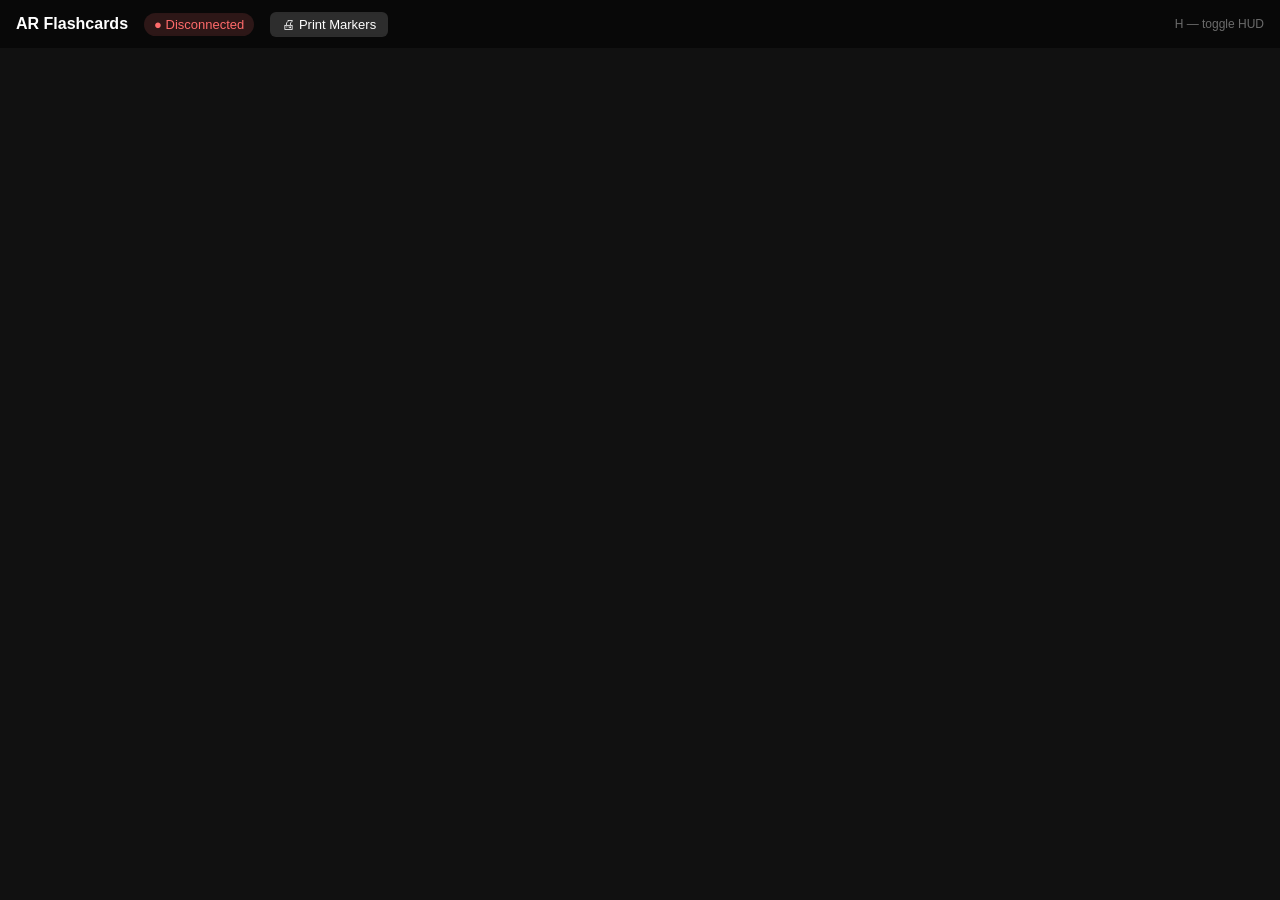
<file: ar-flashcards/index.html>
<!DOCTYPE html>
<html lang="en">
<head>
  <meta charset="UTF-8">
  <title>AR Flashcards</title>
  <link rel="stylesheet" href="style.css">
</head>
<body>
  <canvas id="ar-canvas"></canvas>

  <div id="hud">
    <span id="title">AR Flashcards</span>
    <span id="status" class="disconnected">● Connecting...</span>
    <a href="markers.html" target="_blank" id="markers-link">🖨 Print Markers</a>
    <span id="hud-hint">H — toggle HUD</span>
  </div>

  <script type="module" src="viewer.js"></script>
</body>
</html>
</file>
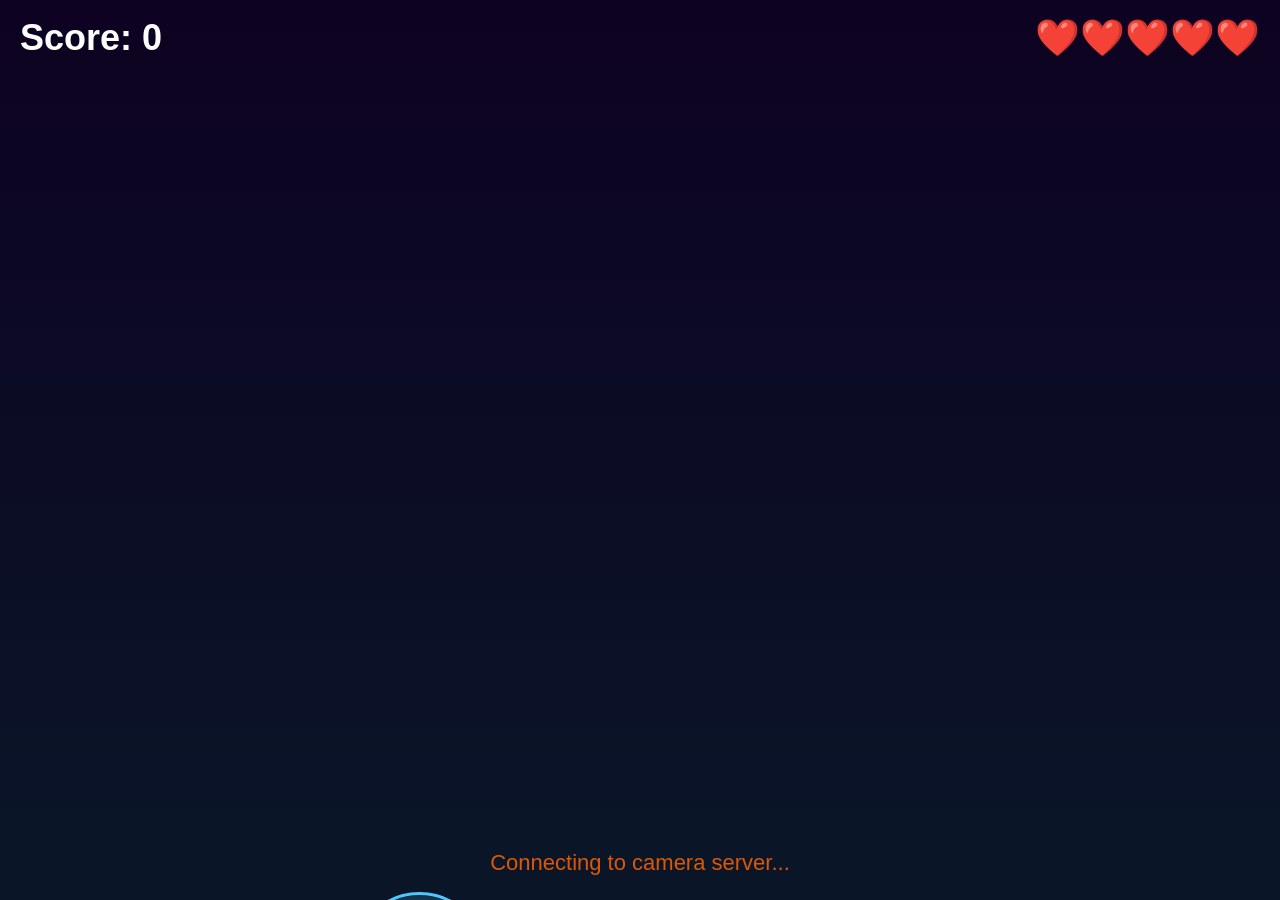
<file: bubble-pop/index.html>
<!DOCTYPE html>
<html lang="en">
<head>
  <meta charset="UTF-8">
  <title>Bubble Pop</title>
  <link rel="stylesheet" href="style.css">
</head>
<body>
  <canvas id="game"></canvas>
  <script src="game.js"></script>
</body>
</html>
</file>
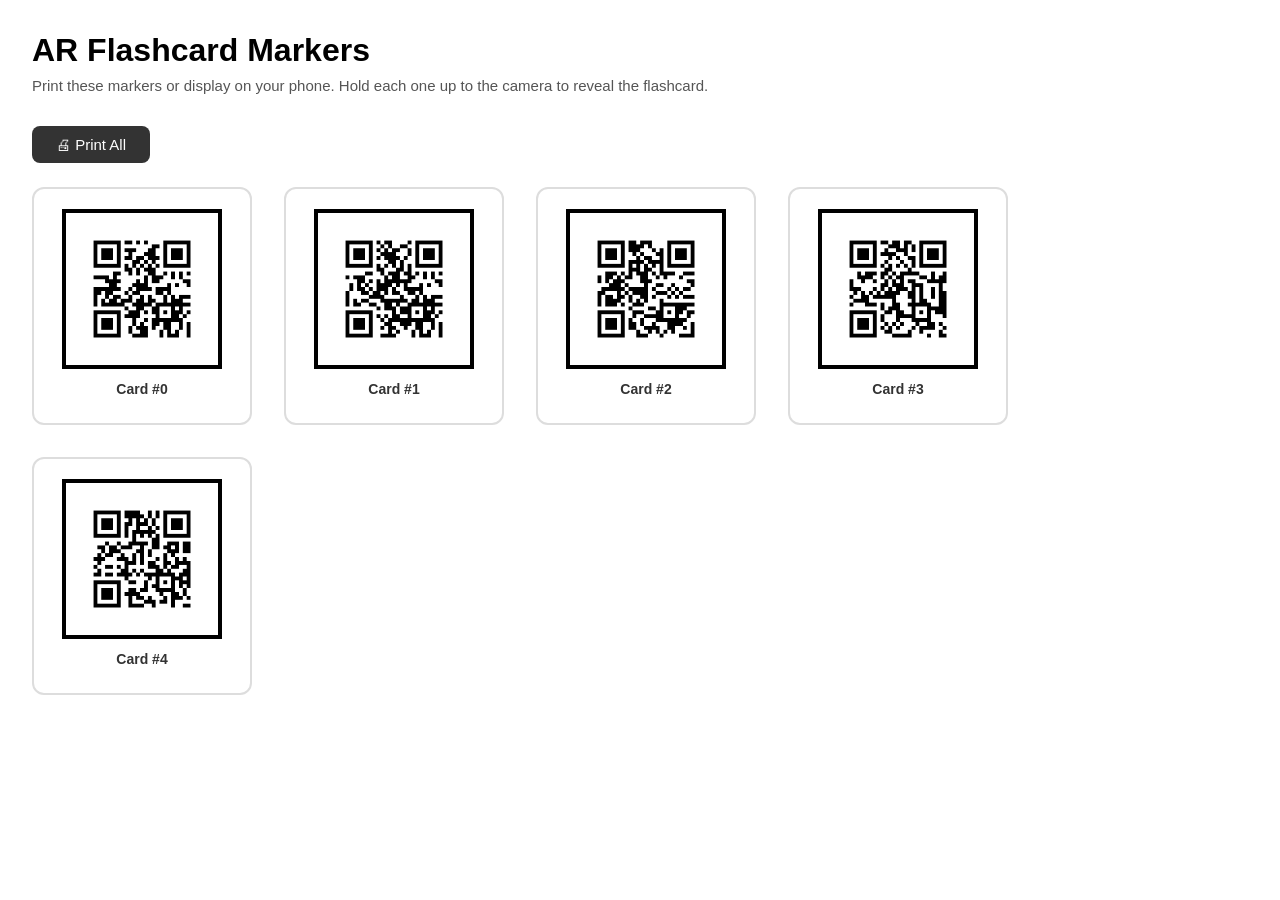
<file: ar-rag/markers.html>
<!DOCTYPE html>
<html lang="en">
<head>
  <meta charset="UTF-8">
  <title>AR RAG — Print Markers</title>
  <style>
    * { margin: 0; padding: 0; box-sizing: border-box; }
    body {
      font-family: -apple-system, sans-serif;
      background: #ffffff;
      padding: 32px;
    }
    h1 { margin-bottom: 8px; }
    p { color: #555; margin-bottom: 32px; font-size: 15px; }
    .grid {
      display: flex;
      flex-wrap: wrap;
      gap: 32px;
    }
    .card {
      background: #fff;
      border: 2px solid #ddd;
      border-radius: 12px;
      padding: 20px;
      text-align: center;
      width: 220px;
    }
    .card img {
      display: block;
      margin: 0 auto 12px;
      background: #fff;
      padding: 12px;
      border: 4px solid #000;
    }
    .card .label { font-size: 14px; color: #333; font-weight: bold; }
    .card .question { font-size: 12px; color: #888; margin-top: 6px; }
    @media print {
      body { padding: 8px; background: #fff; }
      h1, p, .print-btn { display: none; }
      .card { break-inside: avoid; border: 1px solid #ccc; }
    }
    .print-btn {
      margin-bottom: 24px;
      padding: 10px 24px;
      background: #333;
      color: #fff;
      border: none;
      border-radius: 8px;
      font-size: 15px;
      cursor: pointer;
    }
  </style>
</head>
<body>
  <h1>AR Flashcard Markers</h1>
  <p>Print these markers or display on your phone. Hold each one up to the camera to reveal the flashcard.</p>
  <button class="print-btn" onclick="window.print()">🖨 Print All</button>
  <div class="grid" id="grid"></div>

  <script type="module">
    async function init() {
      const res = await fetch('cards.json');
      const cards = await res.json();
      const grid = document.getElementById('grid');

      for (let id = 0; id < 5; id++) {
        const card = cards[String(id)];
        if (!card) continue;

        const div = document.createElement('div');
        div.className = 'card';

        const img = document.createElement('img');
        img.src = `markers/qr_${id}.png`;
        img.width = 160;
        img.height = 160;
        img.style.display = 'block';
        img.style.margin = '0 auto 12px';

        const label = document.createElement('div');
        label.className = 'label';
        label.textContent = `Card #${id}`;

        const question = document.createElement('div');
        question.className = 'question';
        question.textContent = card.question;

        div.appendChild(img);
        div.appendChild(label);
        div.appendChild(question);
        grid.appendChild(div);
      }
    }
    init();
  </script>
</body>
</html>
</file>
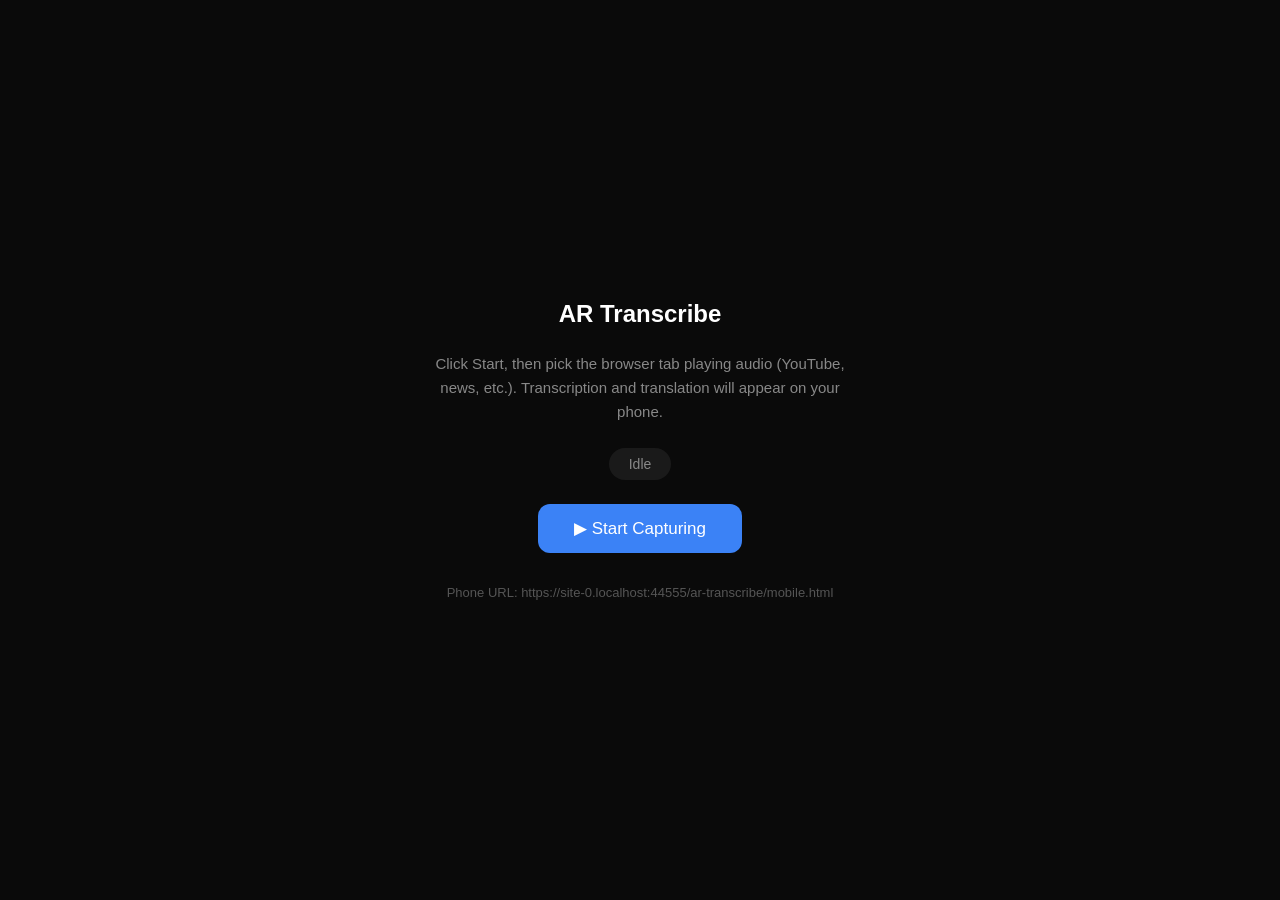
<file: ar-transcribe/laptop.html>
<!DOCTYPE html>
<html lang="en">
<head>
  <meta charset="UTF-8">
  <meta name="viewport" content="width=device-width, initial-scale=1.0">
  <title>AR Transcribe — Laptop</title>
  <style>
    * { margin: 0; padding: 0; box-sizing: border-box; }
    body {
      background: #0a0a0a; color: #fff;
      font-family: -apple-system, sans-serif;
      display: flex; flex-direction: column;
      align-items: center; justify-content: center;
      min-height: 100vh; gap: 24px; padding: 40px;
    }

    h1 { font-size: 24px; font-weight: 600; }
    p  { color: #888; font-size: 15px; text-align: center; max-width: 420px; line-height: 1.6; }

    #btn-start {
      background: #3b82f6; color: #fff;
      border: none; border-radius: 12px;
      padding: 14px 36px; font-size: 17px;
      cursor: pointer; transition: background 0.2s;
    }
    #btn-start:hover { background: #2563eb; }
    #btn-start:disabled { background: #333; color: #666; cursor: default; }

    #btn-stop {
      background: transparent; color: #f87171;
      border: 1px solid #f87171; border-radius: 12px;
      padding: 10px 28px; font-size: 15px;
      cursor: pointer; display: none;
    }
    #btn-stop:hover { background: rgba(248,113,113,0.1); }

    #status {
      font-size: 14px; padding: 8px 20px;
      border-radius: 20px; background: #1a1a1a;
      color: #888;
    }
    #status.live { background: #052e16; color: #4ade80; }
    #status.error { background: #2d1515; color: #f87171; }

    .phone-hint {
      margin-top: 8px;
      font-size: 13px; color: #555;
      text-align: center;
    }
  </style>
</head>
<body>
  <h1>AR Transcribe</h1>
  <p>Click Start, then pick the browser tab playing audio (YouTube, news, etc.). Transcription and translation will appear on your phone.</p>

  <div id="status">Idle</div>
  <button id="btn-start">▶ Start Capturing</button>
  <button id="btn-stop">■ Stop</button>
  <div class="phone-hint" id="phone-hint"></div>

  <script>
    const WS_URL   = `wss://${location.hostname}:${location.port}/ws/audio`;
    const SAMPLE_RATE = 16000;

    const btnStart  = document.getElementById('btn-start');
    const btnStop   = document.getElementById('btn-stop');
    const statusEl  = document.getElementById('status');
    const phoneHint = document.getElementById('phone-hint');

    let ws, audioCtx, processor, source, stream;

    phoneHint.textContent = `Phone URL: https://${location.hostname}:${location.port}/ar-transcribe/mobile.html`;

    function setStatus(text, cls = '') {
      statusEl.textContent = text;
      statusEl.className = cls;
    }

    btnStart.addEventListener('click', async () => {
      try {
        // Ask user to share a tab (audio only)
        stream = await navigator.mediaDevices.getDisplayMedia({
          video: true,   // required by some browsers even if we don't use it
          audio: {
            echoCancellation: false,
            noiseSuppression: false,
            sampleRate: SAMPLE_RATE,
          },
        });

        // If user picked a tab with no audio track, warn them
        const audioTracks = stream.getAudioTracks();
        if (audioTracks.length === 0) {
          setStatus('No audio track found — make sure to check "Share tab audio"', 'error');
          stream.getTracks().forEach(t => t.stop());
          return;
        }

        // Connect to server
        ws = new WebSocket(WS_URL);
        ws.binaryType = 'arraybuffer';

        ws.onopen = () => {
          setStatus('🔴 Live — capturing tab audio', 'live');
          btnStart.disabled = true;
          btnStop.style.display = 'inline-block';
          startAudioPipeline();
        };

        ws.onclose = () => {
          setStatus('Disconnected', '');
          stop();
        };

        ws.onerror = () => setStatus('WebSocket error', 'error');

      } catch (e) {
        if (e.name !== 'AbortError') setStatus('Error: ' + e.message, 'error');
      }
    });

    btnStop.addEventListener('click', stop);

    function startAudioPipeline() {
      audioCtx = new AudioContext({ sampleRate: SAMPLE_RATE });
      source = audioCtx.createMediaStreamSource(stream);

      // ScriptProcessor to get raw PCM chunks
      processor = audioCtx.createScriptProcessor(4096, 1, 1);
      processor.onaudioprocess = (e) => {
        if (ws.readyState !== WebSocket.OPEN) return;
        const float32 = e.inputBuffer.getChannelData(0);
        // Convert float32 → int16
        const int16 = new Int16Array(float32.length);
        for (let i = 0; i < float32.length; i++) {
          int16[i] = Math.max(-32768, Math.min(32767, float32[i] * 32767));
        }
        ws.send(int16.buffer);
      };

      source.connect(processor);
      processor.connect(audioCtx.destination);

      // Stop if user ends screen share
      stream.getVideoTracks()[0]?.addEventListener('ended', stop);
      stream.getAudioTracks()[0]?.addEventListener('ended', stop);
    }

    function stop() {
      processor?.disconnect();
      source?.disconnect();
      audioCtx?.close();
      stream?.getTracks().forEach(t => t.stop());
      ws?.close();
      btnStart.disabled = false;
      btnStop.style.display = 'none';
      setStatus('Stopped');
    }
  </script>
</body>
</html>
</file>
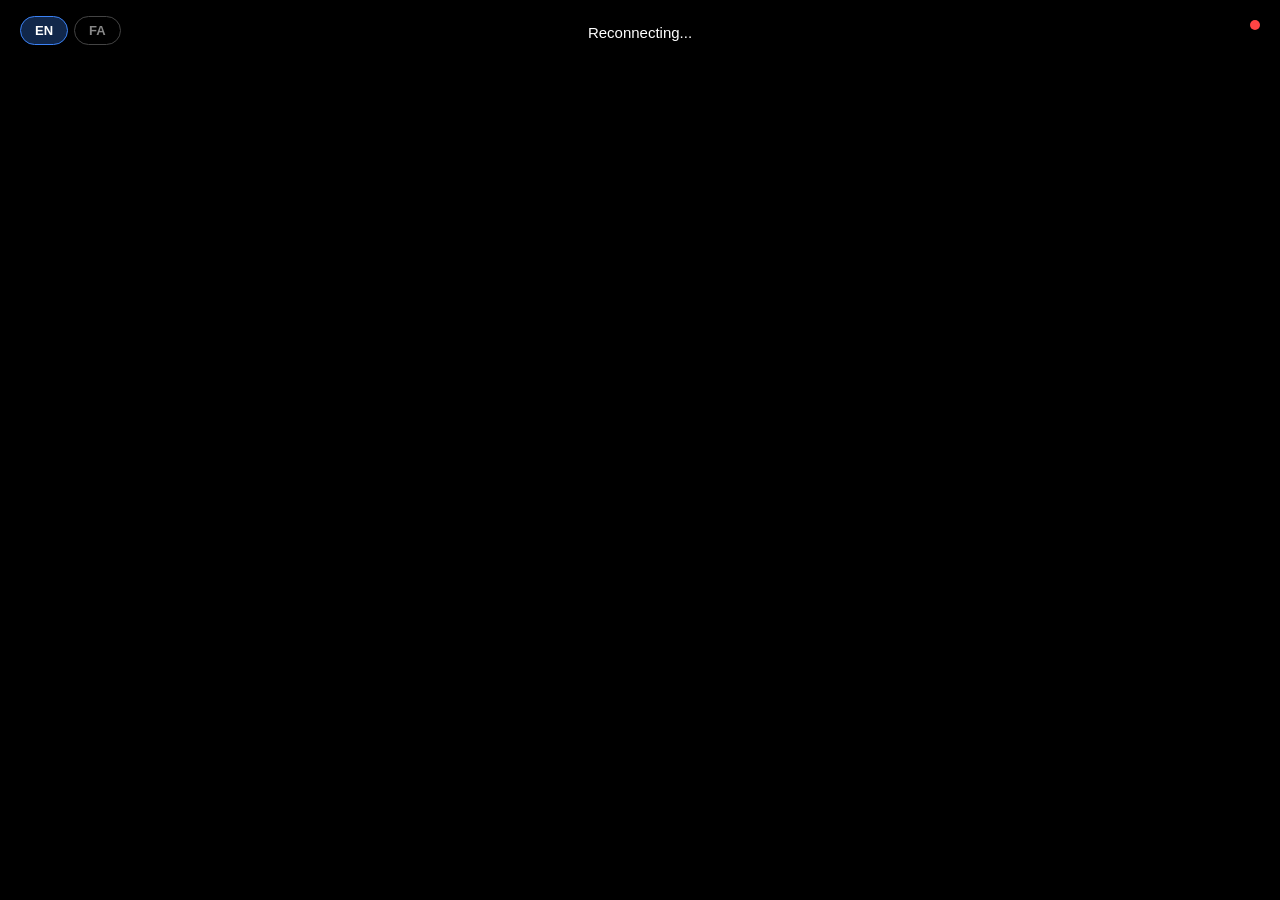
<file: ar-transcribe/mobile.html>
<!DOCTYPE html>
<html lang="en">
<head>
  <meta charset="UTF-8">
  <meta name="viewport" content="width=device-width, initial-scale=1.0, user-scalable=no">
  <title>AR Transcribe</title>
  <style>
    * { margin: 0; padding: 0; box-sizing: border-box; }
    body { background: #000; overflow: hidden; font-family: -apple-system, sans-serif; }

    #ar-canvas { position: fixed; inset: 0; width: 100%; height: 100%; }

    #status {
      position: fixed; top: 16px; left: 50%;
      transform: translateX(-50%);
      background: rgba(0,0,0,0.65);
      color: #fff; padding: 8px 18px;
      border-radius: 20px; font-size: 15px;
      z-index: 10; white-space: nowrap;
    }

    #indicator {
      position: fixed; top: 20px; right: 20px;
      width: 10px; height: 10px;
      border-radius: 50%;
      background: #f44;
      z-index: 10;
      transition: background 0.3s;
    }
    #indicator.connected { background: #4f4; }

    /* Transcript panel */
    #transcript-panel {
      position: fixed;
      bottom: 0; left: 0; right: 0;
      padding: 60px 28px 52px;
      background: linear-gradient(transparent, rgba(0,0,0,0.85) 45%);
      z-index: 10;
      min-height: 220px;
      display: flex;
      flex-direction: column;
      justify-content: flex-end;
      gap: 12px;
      pointer-events: none;
    }

    .segment {
      font-size: 18px;
      line-height: 1.55;
      color: rgba(255,255,255,0.3);
      transition: opacity 0.5s;
    }
    .segment.old1 { color: rgba(255,255,255,0.45); font-size: 16px; }
    .segment.old2 { color: rgba(255,255,255,0.2);  font-size: 15px; }

    /* Current segment — words animate in */
    .segment.current {
      font-size: 21px;
      font-weight: 600;
      color: #fff;
    }

    /* Individual word spans inside current segment */
    .word {
      display: inline;
      opacity: 0;
      transform: translateY(6px);
      animation: wordIn 0.18s ease forwards;
    }
    @keyframes wordIn {
      to { opacity: 1; transform: translateY(0); }
    }

    /* Glow effect on current segment */
    .segment.current {
      text-shadow:
        0 0 12px rgba(100, 200, 255, 0.9),
        0 0 28px rgba(100, 200, 255, 0.5),
        0 1px 4px rgba(0,0,0,0.9);
      animation: glowPulse 2s ease-in-out infinite;
    }
    @keyframes glowPulse {
      0%, 100% { text-shadow: 0 0 12px rgba(100,200,255,0.9), 0 0 28px rgba(100,200,255,0.5), 0 1px 4px rgba(0,0,0,0.9); }
      50%       { text-shadow: 0 0 20px rgba(100,200,255,1.0), 0 0 48px rgba(100,200,255,0.7), 0 1px 4px rgba(0,0,0,0.9); }
    }

    /* Mode toggle */
    #mode-toggle {
      position: fixed; top: 16px; left: 20px;
      display: flex; gap: 6px; z-index: 10;
    }
    #mode-toggle button {
      background: rgba(0,0,0,0.6);
      color: #888; border: 1px solid #444;
      border-radius: 16px; padding: 6px 14px;
      font-size: 13px; font-weight: 600;
      cursor: pointer;
    }
    #mode-toggle button.active {
      background: rgba(59,130,246,0.3);
      color: #fff; border-color: #3b82f6;
    }

    /* Mic icon */
    #mic {
      position: fixed; bottom: 12px; right: 20px;
      font-size: 22px; z-index: 10;
      opacity: 0; transition: opacity 0.3s;
    }
    #mic.active { opacity: 1; animation: micPulse 1.5s infinite; }
    @keyframes micPulse {
      0%, 100% { opacity: 1; }
      50%       { opacity: 0.3; }
    }
  </style>
</head>
<body>
  <canvas id="ar-canvas"></canvas>
  <div id="status">Connecting...</div>
  <div id="indicator"></div>
  <!-- Mode toggle -->
  <div id="mode-toggle">
    <button id="btn-transcript" class="active">EN</button>
    <button id="btn-translation">FA</button>
  </div>
  <div id="transcript-panel"></div>
  <div id="mic">🎙</div>

  <script type="module">
    const WS_URL    = `wss://${location.hostname}:${location.port}/ws/display`;
    const MAX_SEGS  = 3;
    const WORD_DELAY = 70;

    const canvas    = document.getElementById('ar-canvas');
    const ctx       = canvas.getContext('2d');
    const statusEl  = document.getElementById('status');
    const indicator = document.getElementById('indicator');
    const panel     = document.getElementById('transcript-panel');
    const micEl     = document.getElementById('mic');
    const btnTranscript  = document.getElementById('btn-transcript');
    const btnTranslation = document.getElementById('btn-translation');

    // Mode: 'transcript' or 'translation'
    let mode = 'transcript';

    btnTranscript.addEventListener('click', () => {
      mode = 'transcript';
      btnTranscript.className = 'active';
      btnTranslation.className = '';
      clearSegments();
    });
    btnTranslation.addEventListener('click', () => {
      mode = 'translation';
      btnTranslation.className = 'active';
      btnTranscript.className = '';
      clearSegments();
    });

    function clearSegments() {
      segments = [];
      panel.innerHTML = '';
    }

    // ── Resize ───────────────────────────────────────────
    function resize() { canvas.width = window.innerWidth; canvas.height = window.innerHeight; }
    window.addEventListener('resize', resize);
    resize();

    // ── Camera ───────────────────────────────────────────
    const video = document.createElement('video');
    video.autoplay = true; video.playsInline = true;

    try {
      const stream = await navigator.mediaDevices.getUserMedia({
        video: { facingMode: { ideal: 'environment' } },
        audio: false,
      });
      video.srcObject = stream;
      await new Promise(r => video.onloadedmetadata = r);
      video.play();
    } catch(e) {
      statusEl.textContent = 'Camera error: ' + e.message;
    }

    // ── Render loop ──────────────────────────────────────
    function tick() {
      if (video.readyState >= 2) ctx.drawImage(video, 0, 0, canvas.width, canvas.height);
      requestAnimationFrame(tick);
    }
    requestAnimationFrame(tick);

    // ── Segments store ───────────────────────────────────
    // Each entry: { text: string, el: div }
    let segments = [];

    function addSegment(text) {
      // Decide: new segment or append to last
      let isNew = true;
      if (segments.length > 0) {
        const last = segments[segments.length - 1].text.trim();
        if (!/[.!?]$/.test(last)) isNew = false;
      }

      if (isNew) {
        if (segments.length >= MAX_SEGS) {
          const oldest = segments.shift();
          oldest.el.remove();
        }
        const div = document.createElement('div');
        div.className = 'segment current';
        panel.appendChild(div);
        segments.push({ text, el: div });
      } else {
        const last = segments[segments.length - 1];
        last.text += ' ' + text;
      }

      // Re-apply age classes to older segments
      segments.forEach((s, i) => {
        const age = segments.length - 1 - i;
        if (age === 0) s.el.className = 'segment current';
        else if (age === 1) s.el.className = 'segment old1';
        else s.el.className = 'segment old2';
      });

      // Animate words into the current (newest) segment
      animateWords(segments[segments.length - 1]);
    }

    function animateWords(seg) {
      const div = seg.el;
      const words = seg.text.split(' ');
      div.innerHTML = '';
      words.forEach((word, i) => {
        const span = document.createElement('span');
        span.className = 'word';
        span.textContent = (i > 0 ? ' ' : '') + word;
        span.style.animationDelay = `${i * WORD_DELAY}ms`;
        div.appendChild(span);
      });
    }

    // ── WebSocket ────────────────────────────────────────
    function connect() {
      const ws = new WebSocket(WS_URL);

      ws.onopen = () => {
        statusEl.textContent = 'Live';
        indicator.className = 'connected';
        micEl.className = 'active';
      };

      ws.onmessage = (e) => {
        try {
          const msg = JSON.parse(e.data);
          if (msg.type === mode && msg.text) addSegment(msg.text);
        } catch {}
      };

      ws.onclose = () => {
        statusEl.textContent = 'Reconnecting...';
        indicator.className = '';
        micEl.className = '';
        setTimeout(connect, 2000);
      };

      ws.onerror = () => ws.close();
    }

    connect();
  </script>
</body>
</html>
</file>
<file: ar-flashcards/style.css>
* { margin: 0; padding: 0; box-sizing: border-box; }
body { background: #000; overflow: hidden; font-family: -apple-system, BlinkMacSystemFont, 'Segoe UI', sans-serif; }
#ar-canvas { display: block; width: 100vw; height: 100vh; }

#hud {
  position: fixed;
  top: 0; left: 0; right: 0;
  display: flex;
  align-items: center;
  gap: 16px;
  padding: 8px 16px;
  background: rgba(0,0,0,0.5);
  backdrop-filter: blur(8px);
  height: 48px;
  z-index: 10;
  transition: opacity 0.3s;
}
#hud.hidden { opacity: 0; pointer-events: none; }

#title { font-size: 16px; font-weight: bold; color: #fff; }

#status {
  font-size: 13px;
  padding: 4px 10px;
  border-radius: 12px;
}
#status.connected    { color: #4dff91; background: rgba(77,255,145,0.15); }
#status.disconnected { color: #ff6b6b; background: rgba(255,107,107,0.15); }

#markers-link {
  color: #fff;
  background: rgba(255,255,255,0.15);
  padding: 5px 12px;
  border-radius: 6px;
  text-decoration: none;
  font-size: 13px;
}
#markers-link:hover { background: rgba(255,255,255,0.25); }

#hud-hint { margin-left: auto; font-size: 12px; color: rgba(255,255,255,0.4); }
</file>
<file: bubble-pop/style.css>
* { margin: 0; padding: 0; box-sizing: border-box; }
body { background: #000; overflow: hidden; }
#game { display: block; cursor: none; }
</file>
